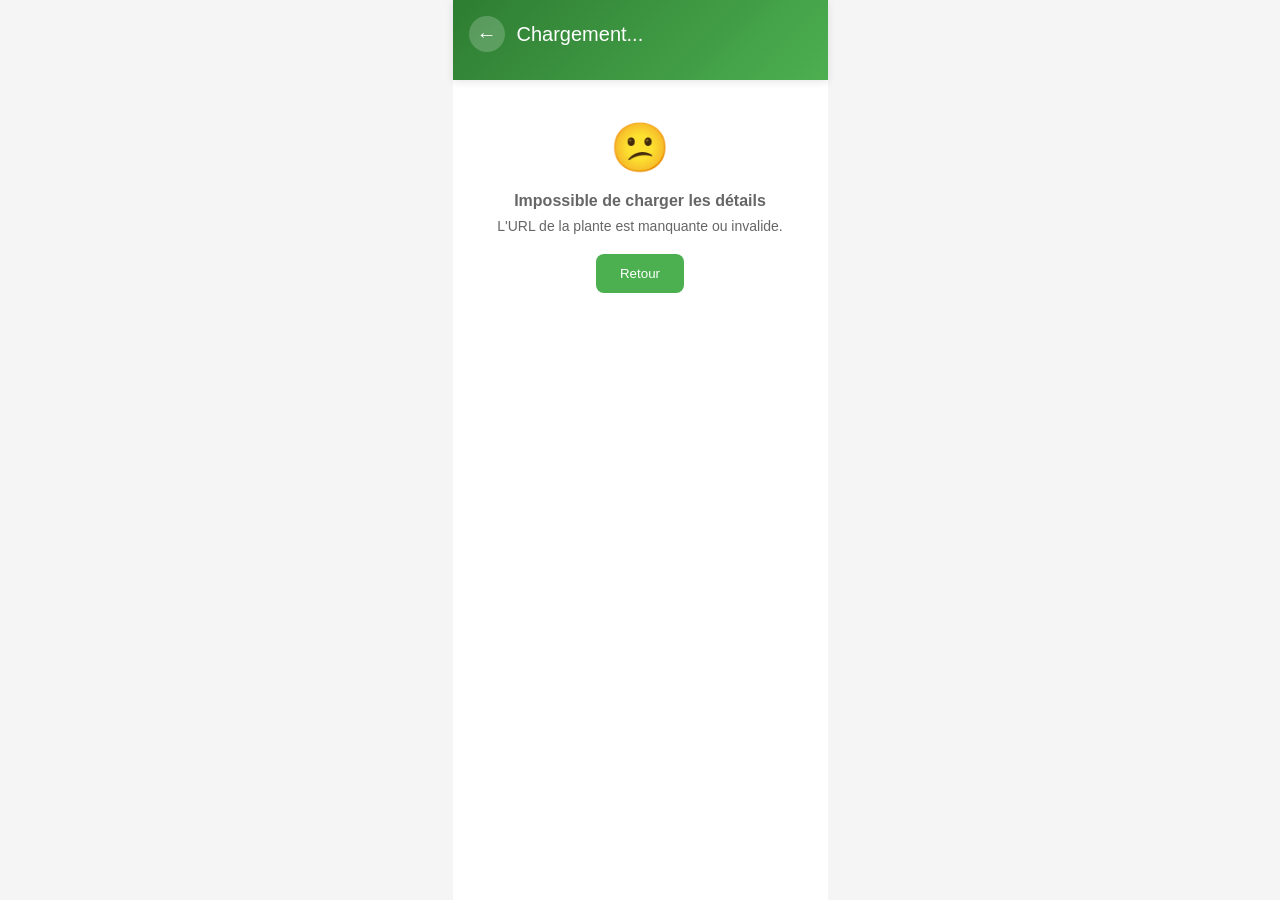
<file: plant-detail.html>
<!DOCTYPE html>
<html lang="fr">
<head>
    <meta charset="UTF-8">
    <meta name="viewport" content="width=device-width, initial-scale=1.0">
    <title>Détails - Ma Bibliothèque Végétale</title>
    <style>
        * {
            margin: 0;
            padding: 0;
            box-sizing: border-box;
        }
        
        body {
            font-family: 'Roboto', -apple-system, BlinkMacSystemFont, sans-serif;
            background: #f5f5f5;
            color: #333;
        }
        
        .phone-container {
            max-width: 375px;
            margin: 0 auto;
            background: white;
            min-height: 100vh;
        }
        
        /* HEADER */
        .detail-header {
            background: linear-gradient(135deg, #2E7D32, #4CAF50);
            color: white;
            padding: 16px;
            position: sticky;
            top: 0;
            z-index: 100;
            box-shadow: 0 2px 8px rgba(0,0,0,0.1);
        }
        
        .header-top {
            display: flex;
            align-items: center;
            gap: 12px;
            margin-bottom: 12px;
        }
        
        .back-btn {
            background: rgba(255,255,255,0.2);
            border: none;
            color: white;
            width: 36px;
            height: 36px;
            border-radius: 50%;
            font-size: 20px;
            cursor: pointer;
            display: flex;
            align-items: center;
            justify-content: center;
        }
        
        .back-btn:active {
            background: rgba(255,255,255,0.3);
        }
        
        .plant-title {
            flex: 1;
            font-size: 20px;
            font-weight: 500;
        }
        
        .plant-latin {
            font-style: italic;
            opacity: 0.9;
            font-size: 14px;
        }
        
        /* LOADING */
        .loading-container {
            display: flex;
            flex-direction: column;
            align-items: center;
            justify-content: center;
            padding: 60px 20px;
            gap: 20px;
        }
        
        .spinner {
            width: 50px;
            height: 50px;
            border: 4px solid #e0e0e0;
            border-top-color: #4CAF50;
            border-radius: 50%;
            animation: spin 1s linear infinite;
        }
        
        @keyframes spin {
            to { transform: rotate(360deg); }
        }
        
        /* CONTENT */
        .detail-content {
            padding: 16px;
        }
        
        .section {
            margin-bottom: 24px;
        }
        
        .section-title {
            font-size: 18px;
            font-weight: 600;
            color: #2E7D32;
            margin-bottom: 12px;
            display: flex;
            align-items: center;
            gap: 8px;
        }
        
        .description-box {
            background: #f5f5f5;
            padding: 16px;
            border-radius: 12px;
            line-height: 1.6;
            color: #555;
        }
        
        .info-grid {
            display: grid;
            gap: 12px;
        }
        
        .info-item {
            background: #f5f5f5;
            padding: 12px;
            border-radius: 8px;
            border-left: 3px solid #4CAF50;
        }
        
        .info-label {
            font-size: 12px;
            color: #666;
            margin-bottom: 4px;
        }
        
        .info-value {
            font-size: 15px;
            font-weight: 500;
            color: #333;
        }
        
        /* FORMATS */
        .format-card {
            background: #f5f5f5;
            padding: 16px;
            border-radius: 12px;
            margin-bottom: 12px;
            border: 2px solid #e0e0e0;
            position: relative;
        }
        
        .format-badge {
            position: absolute;
            top: 12px;
            right: 12px;
            background: #4CAF50;
            color: white;
            padding: 4px 12px;
            border-radius: 12px;
            font-size: 11px;
            font-weight: 600;
        }
        
        .format-title {
            font-size: 16px;
            font-weight: 600;
            color: #333;
            margin-bottom: 8px;
        }
        
        .format-details {
            display: flex;
            justify-content: space-between;
            align-items: center;
            margin-top: 12px;
        }
        
        .format-price {
            font-size: 24px;
            font-weight: bold;
            color: #2E7D32;
        }
        
        .format-stock {
            background: #4CAF50;
            color: white;
            padding: 6px 12px;
            border-radius: 12px;
            font-size: 13px;
            font-weight: 600;
        }
        
        .calendar-container {
            background: #f5f5f5;
            padding: 16px;
            border-radius: 12px;
        }
        
        .calendar-title {
            font-size: 14px;
            font-weight: 600;
            margin-bottom: 12px;
        }
        
        .calendar-months {
            display: flex;
            gap: 6px;
            overflow-x: auto;
        }
        
        .month-item {
            flex-shrink: 0;
            width: 48px;
            text-align: center;
        }
        
        .month-bar {
            height: 24px;
            border-radius: 6px;
            margin-bottom: 6px;
        }
        
        .month-bar.best { background: #4CAF50; }
        .month-bar.fit { background: #FFC107; }
        .month-bar.no { background: #e0e0e0; }
        
        .month-label {
            font-size: 10px;
            color: #666;
        }
        
        /* BOUTON FLOTTANT */
        .floating-action {
            position: fixed;
            bottom: 0;
            left: 50%;
            transform: translateX(-50%);
            width: 100%;
            max-width: 375px;
            background: white;
            padding: 16px;
            box-shadow: 0 -4px 12px rgba(0,0,0,0.1);
        }
        
        .add-library-btn {
            width: 100%;
            padding: 16px;
            background: linear-gradient(135deg, #2E7D32, #4CAF50);
            color: white;
            border: none;
            border-radius: 12px;
            font-size: 16px;
            font-weight: 600;
            cursor: pointer;
            box-shadow: 0 4px 12px rgba(46, 125, 50, 0.3);
        }
        
        .add-library-btn:active {
            transform: scale(0.98);
        }
        
        .add-library-btn.added {
            background: #4CAF50;
        }
        
        .error-message {
            text-align: center;
            padding: 40px 20px;
            color: #666;
        }
    </style>
</head>
<body>
    <div class="phone-container">
        <!-- HEADER -->
        <div class="detail-header">
            <div class="header-top">
                <button class="back-btn" onclick="goBack()">←</button>
                <div style="flex: 1;">
                    <div class="plant-title" id="headerTitle">Chargement...</div>
                    <div class="plant-latin" id="headerLatin"></div>
                </div>
            </div>
        </div>

        <!-- LOADING -->
        <div class="loading-container" id="loadingView">
            <div class="spinner"></div>
            <div style="color: #666;">Chargement des détails...</div>
        </div>

        <!-- CONTENT -->
        <div class="detail-content" id="contentView" style="display: none; padding-bottom: 100px;">
            <!-- Le contenu sera inséré ici -->
        </div>

        <!-- ERROR -->
        <div class="error-message" id="errorView" style="display: none;">
            <div style="font-size: 48px; margin-bottom: 16px;">😕</div>
            <div style="font-size: 16px; font-weight: 600; margin-bottom: 8px;">Impossible de charger les détails</div>
            <div style="font-size: 14px;">L'URL de la plante est manquante ou invalide.</div>
            <button onclick="goBack()" style="margin-top: 20px; padding: 12px 24px; background: #4CAF50; color: white; border: none; border-radius: 8px;">
                Retour
            </button>
        </div>

        <!-- BOUTON FLOTTANT -->
        <div class="floating-action" id="floatingAction" style="display: none;">
            <button class="add-library-btn" id="addBtn" onclick="addToLibrary()">
                ➕ Ajouter à ma bibliothèque
            </button>
        </div>
    </div>

    <script>
        const API_URL = window.location.hostname === 'localhost' 
            ? 'http://localhost:5000/api' 
            : '/api';

        let currentPlantData = null;

        async function loadPlantDetails() {
            // Récupérer l'URL de la plante depuis les paramètres
            const params = new URLSearchParams(window.location.search);
            const plantUrl = params.get('url');

            if (!plantUrl) {
                document.getElementById('loadingView').style.display = 'none';
                document.getElementById('errorView').style.display = 'block';
                return;
            }

            try {
                const response = await fetch(`${API_URL}/plant/detail?url=${encodeURIComponent(plantUrl)}`);
                const data = await response.json();

                if (!data.success) {
                    throw new Error('Échec extraction détails');
                }

                currentPlantData = data.data;
                displayPlantDetails(data.data);
                
                document.getElementById('loadingView').style.display = 'none';
                document.getElementById('contentView').style.display = 'block';
                document.getElementById('floatingAction').style.display = 'block';

            } catch (error) {
                console.error('Erreur:', error);
                document.getElementById('loadingView').style.display = 'none';
                document.getElementById('errorView').style.display = 'block';
            }
        }

        function displayPlantDetails(data) {
            // Header
            document.getElementById('headerTitle').textContent = data.nom_francais || data.nom_complet || 'Plante';
            document.getElementById('headerLatin').textContent = data.nom_latin || '';

            const content = document.getElementById('contentView');
            let html = '';

            // DESCRIPTION
            if (data.description_courte) {
                html += `
                    <div class="section">
                        <div class="section-title">📝 Description</div>
                        <div class="description-box">${data.description_courte}</div>
                    </div>
                `;
            }

            // CARACTÉRISTIQUES
            const hasCarac = data.exposition || data.rusticite || data.hauteur_maturite || data.largeur_maturite || data.periode_floraison || data.couleur_fleur;
            if (hasCarac) {
                html += `
                    <div class="section">
                        <div class="section-title">🌱 Caractéristiques</div>
                        <div class="info-grid">
                `;
                
                if (data.exposition) {
                    html += `
                        <div class="info-item">
                            <div class="info-label">Exposition</div>
                            <div class="info-value">☀️ ${data.exposition}</div>
                        </div>
                    `;
                }
                
                if (data.rusticite) {
                    html += `
                        <div class="info-item">
                            <div class="info-label">Rusticité</div>
                            <div class="info-value">❄️ ${data.rusticite}</div>
                        </div>
                    `;
                }
                
                if (data.hauteur_maturite) {
                    html += `
                        <div class="info-item">
                            <div class="info-label">Hauteur</div>
                            <div class="info-value">📏 ${data.hauteur_maturite}</div>
                        </div>
                    `;
                }
                
                if (data.largeur_maturite) {
                    html += `
                        <div class="info-item">
                            <div class="info-label">Largeur</div>
                            <div class="info-value">📐 ${data.largeur_maturite}</div>
                        </div>
                    `;
                }
                
                if (data.periode_floraison) {
                    html += `
                        <div class="info-item">
                            <div class="info-label">Floraison</div>
                            <div class="info-value">🌸 ${data.periode_floraison}</div>
                        </div>
                    `;
                }
                
                if (data.couleur_fleur) {
                    html += `
                        <div class="info-item">
                            <div class="info-label">Couleur</div>
                            <div class="info-value">🎨 ${data.couleur_fleur}</div>
                        </div>
                    `;
                }

                html += `
                        </div>
                    </div>
                `;
            }

            // BOTANIQUE
            if (data.genre || data.espece || data.famille) {
                html += `
                    <div class="section">
                        <div class="section-title">🔬 Botanique</div>
                        <div class="info-grid">
                `;
                
                if (data.genre) html += `<div class="info-item"><div class="info-label">Genre</div><div class="info-value">${data.genre}</div></div>`;
                if (data.espece) html += `<div class="info-item"><div class="info-label">Espèce</div><div class="info-value">${data.espece}</div></div>`;
                if (data.famille) html += `<div class="info-item"><div class="info-label">Famille</div><div class="info-value">${data.famille}</div></div>`;
                
                html += `
                        </div>
                    </div>
                `;
            }

            // FORMATS
            if (data.formats && data.formats.length > 0) {
                html += `
                    <div class="section">
                        <div class="section-title">💰 Formats disponibles</div>
                `;
                
                data.formats.forEach(format => {
                    html += `
                        <div class="format-card">
                            ${format.badges && format.badges.length > 0 ? `<div class="format-badge">${format.badges[0]}</div>` : ''}
                            <div class="format-title">${format.format || 'Format'}</div>
                            <div style="font-size: 13px; color: #666;">
                                ${format.hauteur_livraison ? `Hauteur: ${format.hauteur_livraison}` : ''}
                                ${format.reference ? ` • Réf: ${format.reference}` : ''}
                            </div>
                            <div class="format-details">
                                <div>
                                    <div class="format-price">${format.prix_unitaire ? format.prix_unitaire.toFixed(2) + ' €' : 'N/A'}</div>
                                    ${format.prix_par_lot ? `<div style="font-size: 12px; color: #666; margin-top: 4px;">Prix dégressif disponible</div>` : ''}
                                </div>
                                ${format.stock ? `<div class="format-stock">✓ ${format.stock} en stock</div>` : ''}
                            </div>
                        </div>
                    `;
                });
                
                html += `</div>`;
            }

            // PLANTATION
            if (data.meilleure_periode_plantation) {
                html += `
                    <div class="section">
                        <div class="section-title">📅 Plantation</div>
                        <div class="calendar-container">
                            <div class="calendar-title">Meilleure période: ${data.meilleure_periode_plantation}</div>
                            <div class="calendar-months">
                                ${['JAN', 'FEV', 'MAR', 'AVR', 'MAI', 'JUN', 'JUL', 'AOU', 'SEP', 'OCT', 'NOV', 'DEC'].map(m => `
                                    <div class="month-item">
                                        <div class="month-bar no"></div>
                                        <div class="month-label">${m}</div>
                                    </div>
                                `).join('')}
                            </div>
                        </div>
                    </div>
                `;
            }

            // ENTRETIEN
            const hasEntretien = data.taille || data.resistance_maladies || data.hivernage || data.difficulte_culture;
            if (hasEntretien) {
                html += `
                    <div class="section">
                        <div class="section-title">🌿 Entretien</div>
                        <div class="info-grid">
                `;
                
                if (data.difficulte_culture) html += `<div class="info-item"><div class="info-label">Difficulté</div><div class="info-value">${data.difficulte_culture}</div></div>`;
                if (data.taille) html += `<div class="info-item"><div class="info-label">Taille</div><div class="info-value">${data.taille}</div></div>`;
                if (data.resistance_maladies) html += `<div class="info-item"><div class="info-label">Résistance</div><div class="info-value">${data.resistance_maladies}</div></div>`;
                if (data.hivernage) html += `<div class="info-item"><div class="info-label">Hivernage</div><div class="info-value">${data.hivernage}</div></div>`;
                
                html += `
                        </div>
                    </div>
                `;
            }

            content.innerHTML = html;
        }

        async function addToLibrary() {
            const btn = document.getElementById('addBtn');
            const originalText = btn.textContent;
            btn.textContent = '⏳ Ajout...';
            btn.disabled = true;

            try {
                // Préparer les données simplifiées pour la bibliothèque
                const libraryData = {
                    nom_francais: currentPlantData.nom_francais || currentPlantData.nom_complet || '',
                    nom_latin: currentPlantData.nom_latin || '',
                    exposition: currentPlantData.exposition || '',
                    type_plante: currentPlantData.type_plante || 'Plante',
                    prix: currentPlantData.formats && currentPlantData.formats.length > 0 
                        ? currentPlantData.formats[0].prix_unitaire + ' €' 
                        : '',
                    description: currentPlantData.description_courte || '',
                    icon: '🌿',
                    url: new URLSearchParams(window.location.search).get('url')
                };

                const response = await fetch(`${API_URL}/library/get-or-create-id`, {
                    method: 'POST',
                    headers: { 'Content-Type': 'application/json' },
                    body: JSON.stringify(libraryData)
                });

                if (response.ok) {
                    btn.textContent = '✓ Ajouté à la bibliothèque';
                    btn.classList.add('added');
                    setTimeout(() => {
                        goBack();
                    }, 1500);
                } else {
                    throw new Error('Erreur ajout');
                }
            } catch (error) {
                console.error('Erreur:', error);
                btn.textContent = originalText;
                btn.disabled = false;
                alert('Erreur lors de l\'ajout');
            }
        }

        function goBack() {
            window.history.back();
        }

        // Charger au démarrage
        loadPlantDetails();
    </script>
</body>
</html>
</file>
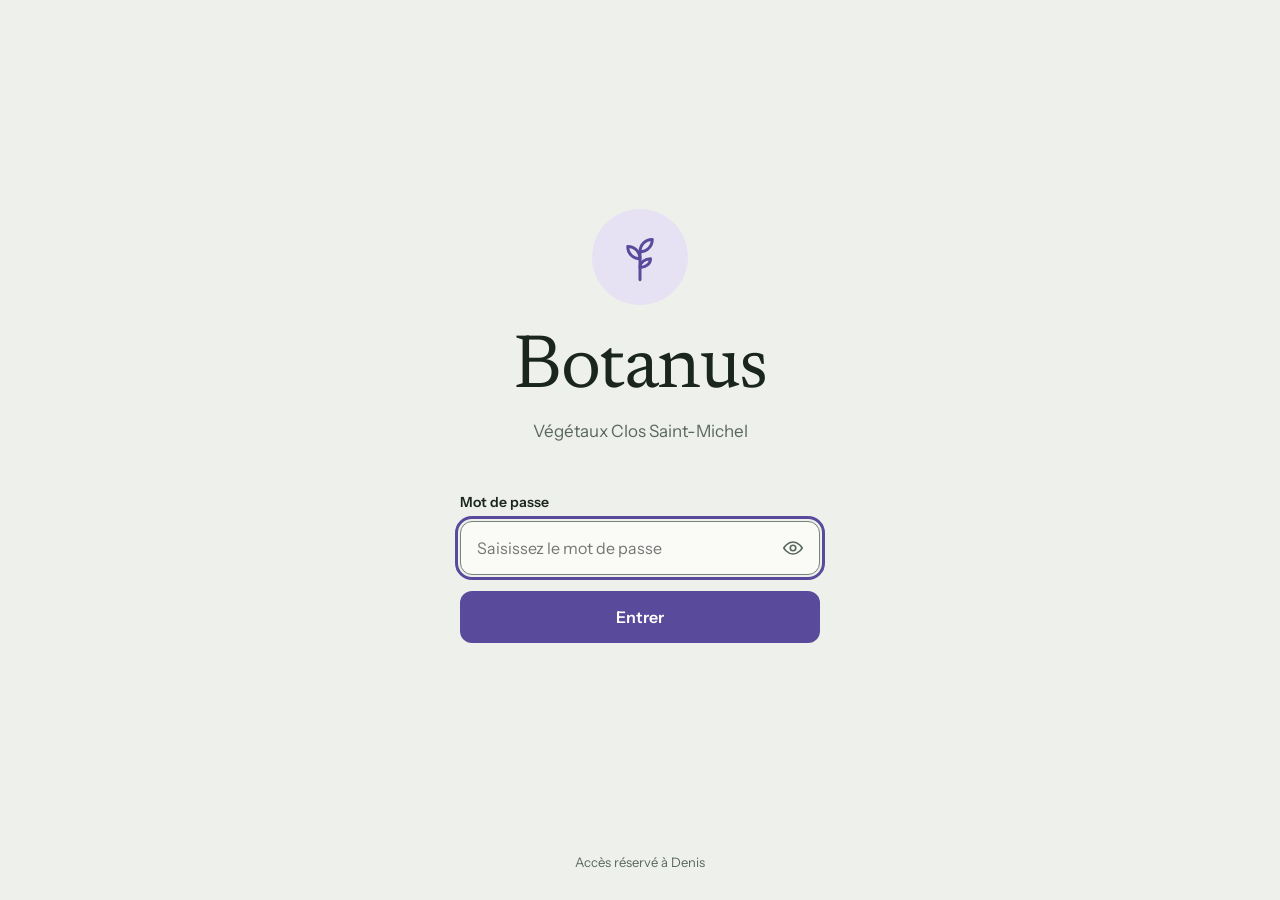
<file: static/login.html>
<!doctype html>
<html lang="fr">
<head>
<meta charset="utf-8">
<meta name="viewport" content="width=device-width, initial-scale=1">
<meta name="robots" content="noindex">
<meta name="color-scheme" content="light dark">
<title>Botanus · accès réservé</title>
<link rel="icon" href="/static/icon.svg" type="image/svg+xml">
<style>
@font-face { font-family: "Instrument Sans"; font-weight: 400 700; font-style: normal; font-display: swap; src: url("/static/fonts/instrument-sans-wght.woff2") format("woff2"); }
@font-face { font-family: "Newsreader"; font-weight: 200 800; font-style: normal; font-display: swap; src: url("/static/fonts/newsreader-wght.woff2") format("woff2"); }
:root {
  color-scheme: light dark;
  --bg: light-dark(#eef0eb, #111614);
  --panel: light-dark(#fafaf7, #181f1c);
  --ink: light-dark(#1b251f, #e8ede6);
  --muted: light-dark(#5a675e, #9aa89f);
  --edge: light-dark(#76817a, #7d8a82);
  --accent: light-dark(#5a4a9b, #b3a7e6);
  --accent-ink: light-dark(#ffffff, #1a1530);
  --accent-soft: light-dark(#e6e2f3, #2a2547);
  --bad: light-dark(#a8323f, #ee8791);
}
* { box-sizing: border-box; }
body { margin: 0; min-height: 100dvh; background: var(--bg); color: var(--ink); font: 400 15px/1.5 "Instrument Sans", system-ui, -apple-system, "Segoe UI", sans-serif; display: flex; flex-direction: column; align-items: center; justify-content: center; padding: 24px 24px 72px; }
main { width: min(360px, 100%); display: flex; flex-direction: column; align-items: center; }
.logo { width: 96px; height: 96px; border-radius: 50%; background: var(--accent-soft); display: grid; place-items: center; }
.logo svg { width: 56px; height: 56px; }
h1 { margin: 26px 0 0; font: 400 clamp(52px, 14vw, 76px)/1 "Newsreader", Georgia, serif; letter-spacing: -0.02em; }
.sub { margin: 12px 0 0; font-size: 17px; color: var(--muted); text-align: center; }
form { margin-top: 48px; width: 100%; display: grid; gap: 16px; }
label { font-weight: 600; font-size: 14px; }
.field { display: flex; background: var(--panel); border: 1.5px solid var(--edge); border-radius: 12px; margin-top: -8px; }
.field.bad { border: 2px solid var(--bad); }
input { flex: 1; min-width: 0; border: 0; background: transparent; color: inherit; font: inherit; font-size: 16px; padding: 0 16px; min-height: 52px; border-radius: 12px; }
.eye { flex: none; width: 52px; border: 0; background: transparent; color: var(--muted); display: grid; place-items: center; border-radius: 12px; cursor: pointer; }
.eye svg { width: 22px; height: 22px; }
.go { min-height: 52px; border: 0; border-radius: 12px; background: var(--accent); color: var(--accent-ink); font: 600 16px "Instrument Sans", system-ui, sans-serif; cursor: pointer; }
.go:disabled { opacity: .6; cursor: progress; }
.err { margin: -8px 0 0; font-size: 14px; font-weight: 500; color: var(--bad); min-height: 0; }
.err:empty { display: none; }
:focus-visible { outline: 3px solid var(--accent); outline-offset: 2px; }
.field:focus-within { outline: 3px solid var(--accent); outline-offset: 2px; }
.field input:focus-visible { outline: none; }
.foot { position: fixed; left: 0; right: 0; bottom: 28px; margin: 0; text-align: center; font-size: 13px; color: var(--muted); }
</style>
</head>
<body>
<main>
  <div class="logo">
    <svg viewBox="0 0 32 32" fill="none" stroke="var(--accent)" stroke-width="1.7" stroke-linecap="round" stroke-linejoin="round" role="img" aria-label="Logo Botanus"><path d="M16 29V13"/><path d="M16 17c-4 0-7-3-7-7 4 0 7 3 7 7Z"/><path d="M16 13c0-4 3-7 7-7 0 4-3 7-7 7Z"/><path d="M16 22c3 0 6-2 6-5-3 0-6 2-6 5Z"/></svg>
  </div>
  <h1>Botanus</h1>
  <p class="sub">Végétaux Clos Saint-Michel</p>
  <form id="f" novalidate>
    <label for="pwd">Mot de passe</label>
    <div class="field" id="field">
      <input id="pwd" name="password" type="password" autocomplete="current-password" autocapitalize="off" autocorrect="off" spellcheck="false" placeholder="Saisissez le mot de passe" required autofocus aria-describedby="err">
      <button class="eye" id="eye" type="button" aria-label="Afficher le mot de passe">
        <svg viewBox="0 0 24 24" fill="none" stroke="currentColor" stroke-width="1.8" stroke-linecap="round" stroke-linejoin="round" aria-hidden="true"><path d="M2 12s3.6-6.5 10-6.5S22 12 22 12s-3.6 6.5-10 6.5S2 12 2 12Z"/><circle cx="12" cy="12" r="3"/></svg>
      </button>
    </div>
    <p class="err" id="err" role="alert"></p>
    <button class="go" id="go" type="submit">Entrer</button>
  </form>
</main>
<p class="foot">Accès réservé à Denis</p>
<script>
(function () {
  var f = document.getElementById('f'), pwd = document.getElementById('pwd'), err = document.getElementById('err'),
      field = document.getElementById('field'), go = document.getElementById('go'), eye = document.getElementById('eye');
  eye.addEventListener('click', function () {
    var show = pwd.type === 'password';
    pwd.type = show ? 'text' : 'password';
    eye.setAttribute('aria-label', show ? 'Masquer le mot de passe' : 'Afficher le mot de passe');
  });
  function fail(msg) { err.textContent = msg; field.classList.add('bad'); pwd.setAttribute('aria-invalid', 'true'); pwd.focus(); pwd.select(); }
  f.addEventListener('submit', function (e) {
    e.preventDefault();
    if (!pwd.value.trim()) return fail('Saisissez le mot de passe.');
    go.disabled = true; err.textContent = ''; field.classList.remove('bad'); pwd.removeAttribute('aria-invalid');
    fetch('/api/login', { method: 'POST', headers: { 'Content-Type': 'application/json' }, body: JSON.stringify({ password: pwd.value }) })
      .then(function (r) { return r.json().catch(function () { return {}; }).then(function (d) { return { ok: r.ok, d: d }; }); })
      .then(function (res) {
        if (res.ok) { location.reload(); return; }
        go.disabled = false; fail(res.d.error || 'Connexion impossible.');
      })
      .catch(function () { go.disabled = false; fail('Connexion impossible. Vérifiez le réseau.'); });
  });
})();
</script>
</body>
</html>
</file>
